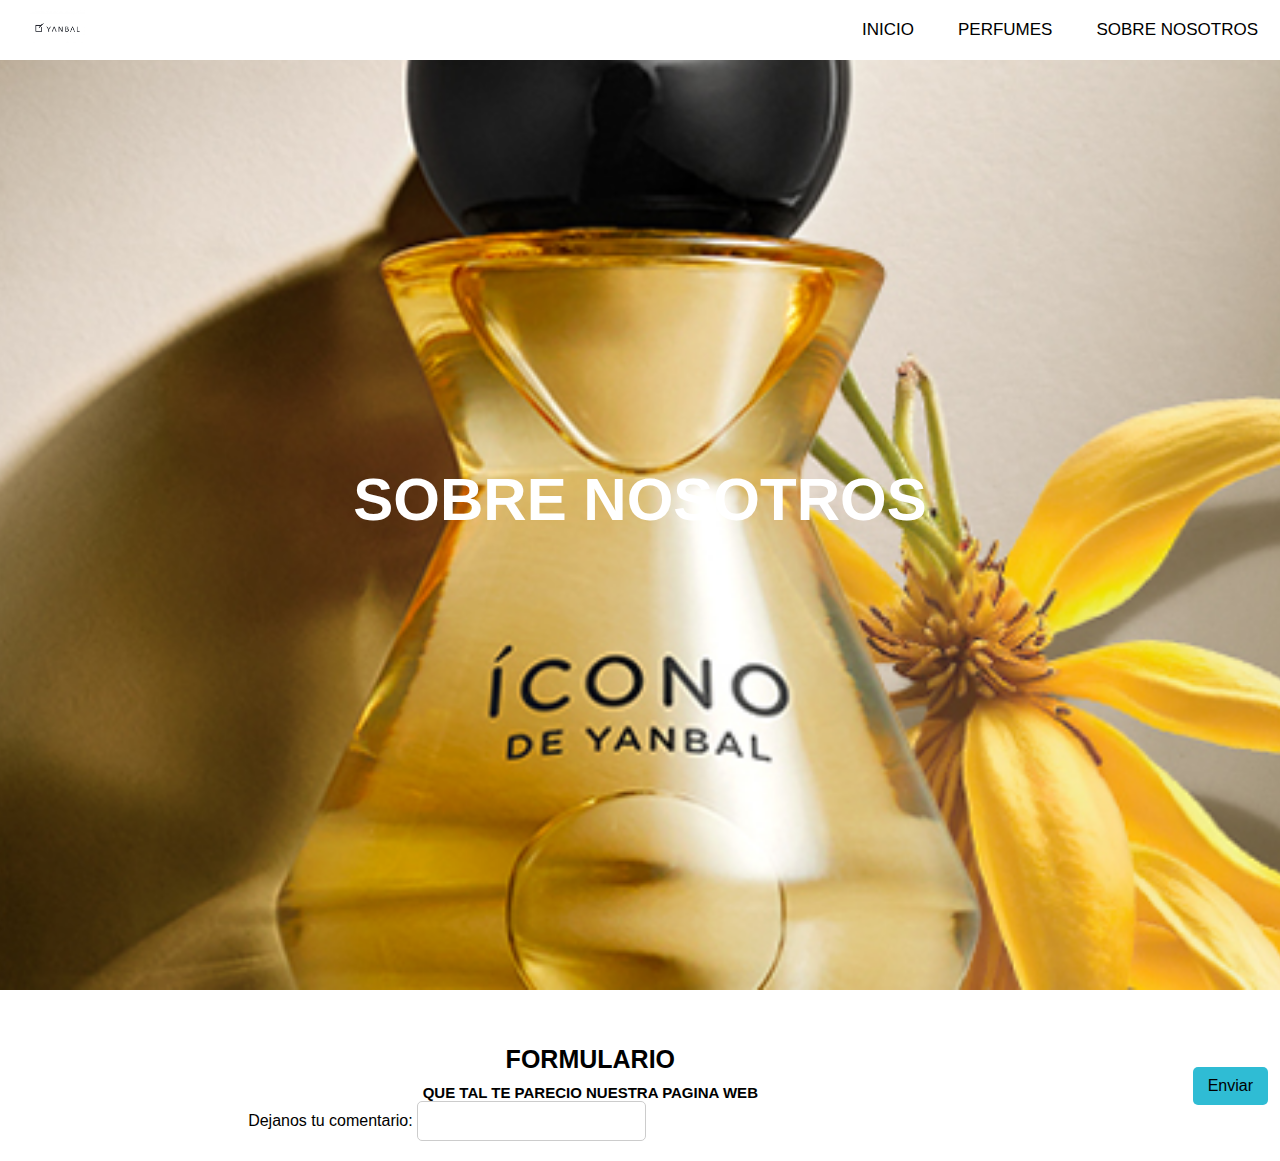
<file: Recetas/Recetas/Recetas/formulario.html>
<!DOCTYPE html>
<html lang="en">
<head>
    <meta charset="UTF-8">
    <meta name="viewport" content="width=device-width, initial-scale=1.0">
    <link href="https://cdnjs.cloudflare.com/ajax/libs/font-awesome/5.15.3/css/all.min.css" rel="stylesheet" type="text/css">
    <link rel="stylesheet" href="https://cdnjs.cloudflare.com/ajax/libs/font-awesome/5.15.1/css/all.min.css">
    <link rel="stylesheet" href="css/estilos.css">
    <script src="js/index.js"></script>
    <title>Esencia Encantada</title>
</head>
<body>
    <div class="head">
        <div class="logo">
            <a href="index.html"><img src="img/yanbal.jpg" alt="Yanbal"></a>
        </div>
        <nav class="barra_navegacion">
          <a href="index.html">Inicio</a>
          <a href="perfumes.html">Perfumes</a>
          <a href="formulario.html">Sobre nosotros</a>
      </nav>
    </div>

    <header class="contenido_introduccion header2">
        <h2 class="introduccion">Sobre nosotros</h2>
    </header>

    <section class="list-container">
      <div class="form-container">
    <br><h1 class="titulos">Formulario</h1>
    <h6 class="subtitulos">Que tal te parecio nuestra pagina web </h6>
    <form id="survey-form" class="centrado">
        <div class="form-group">
          <label for="comentario">Dejanos tu comentario:</label>
          <input type="text" class="form-control" id="comentario" required>
        </div>
        </div>
        <button type="submit" class="btn">Enviar</button>
      </form> 
    </section>
</body>
</html>
</file>
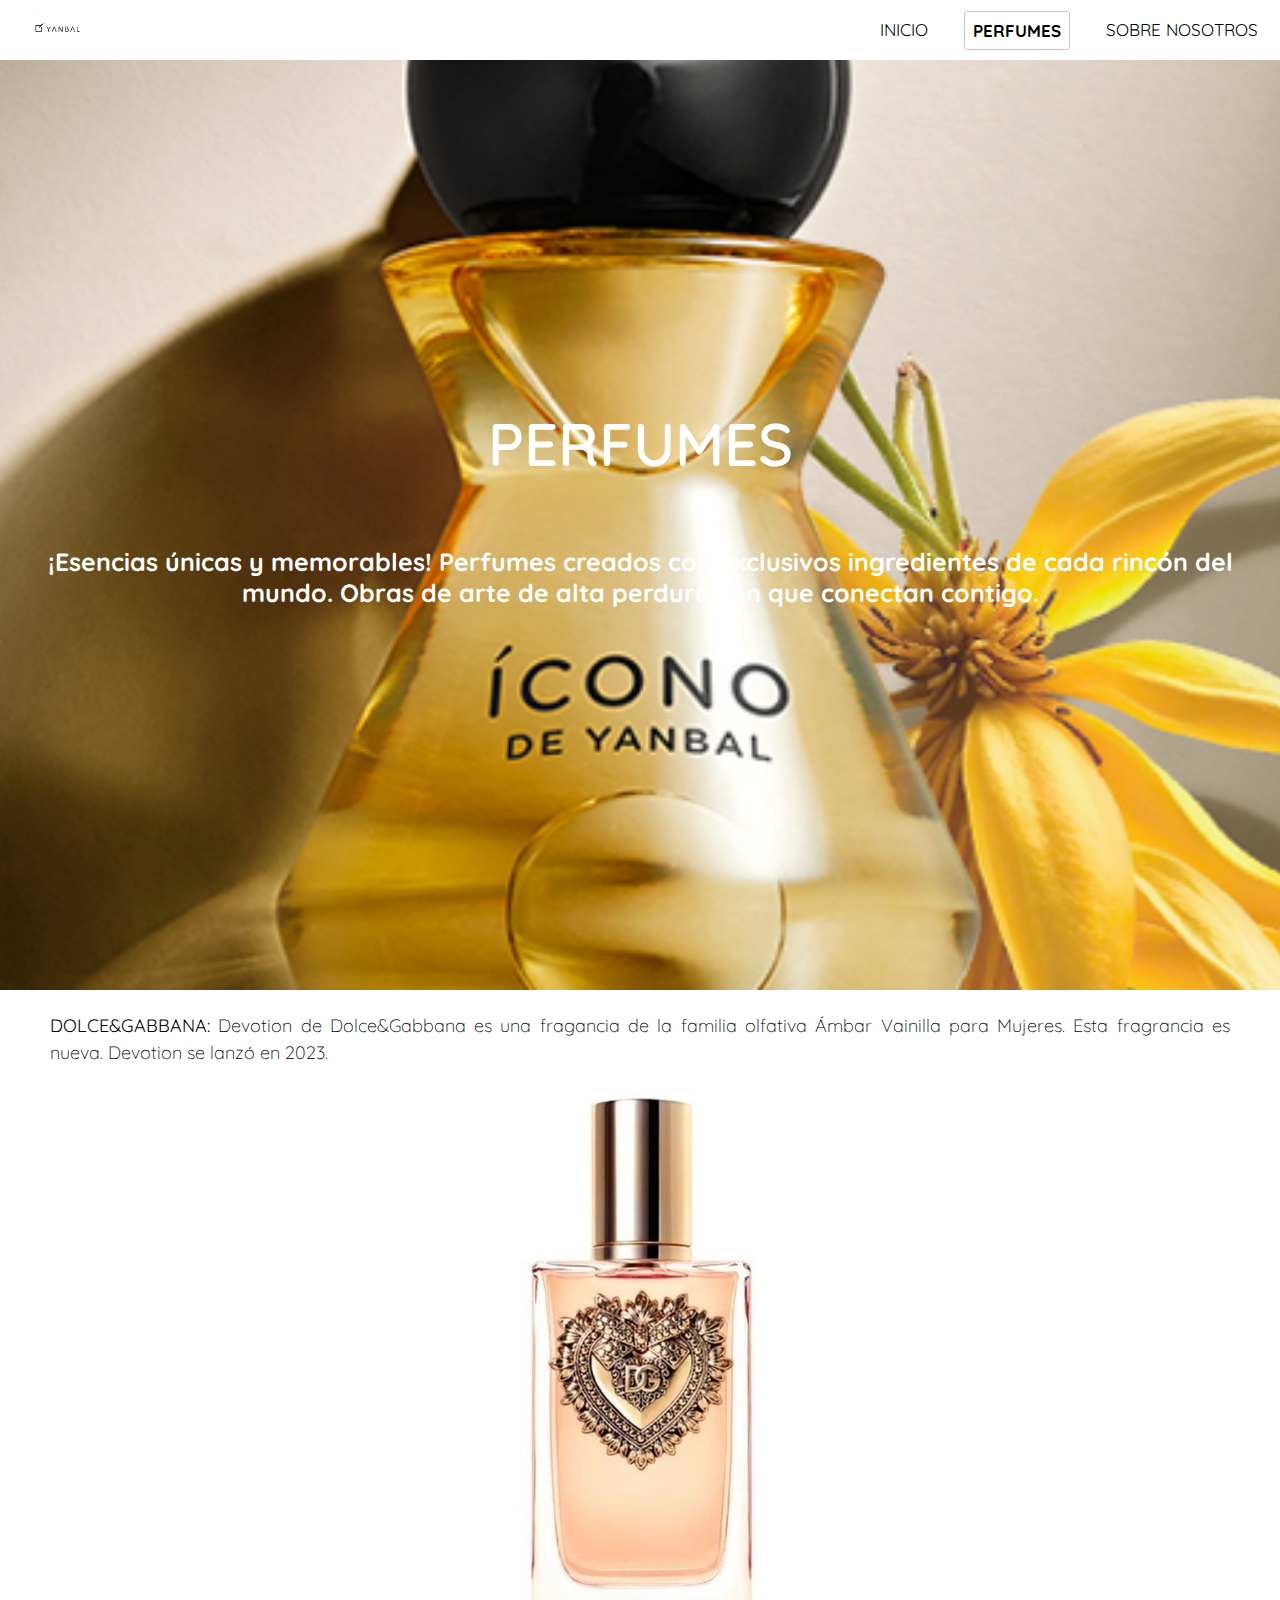
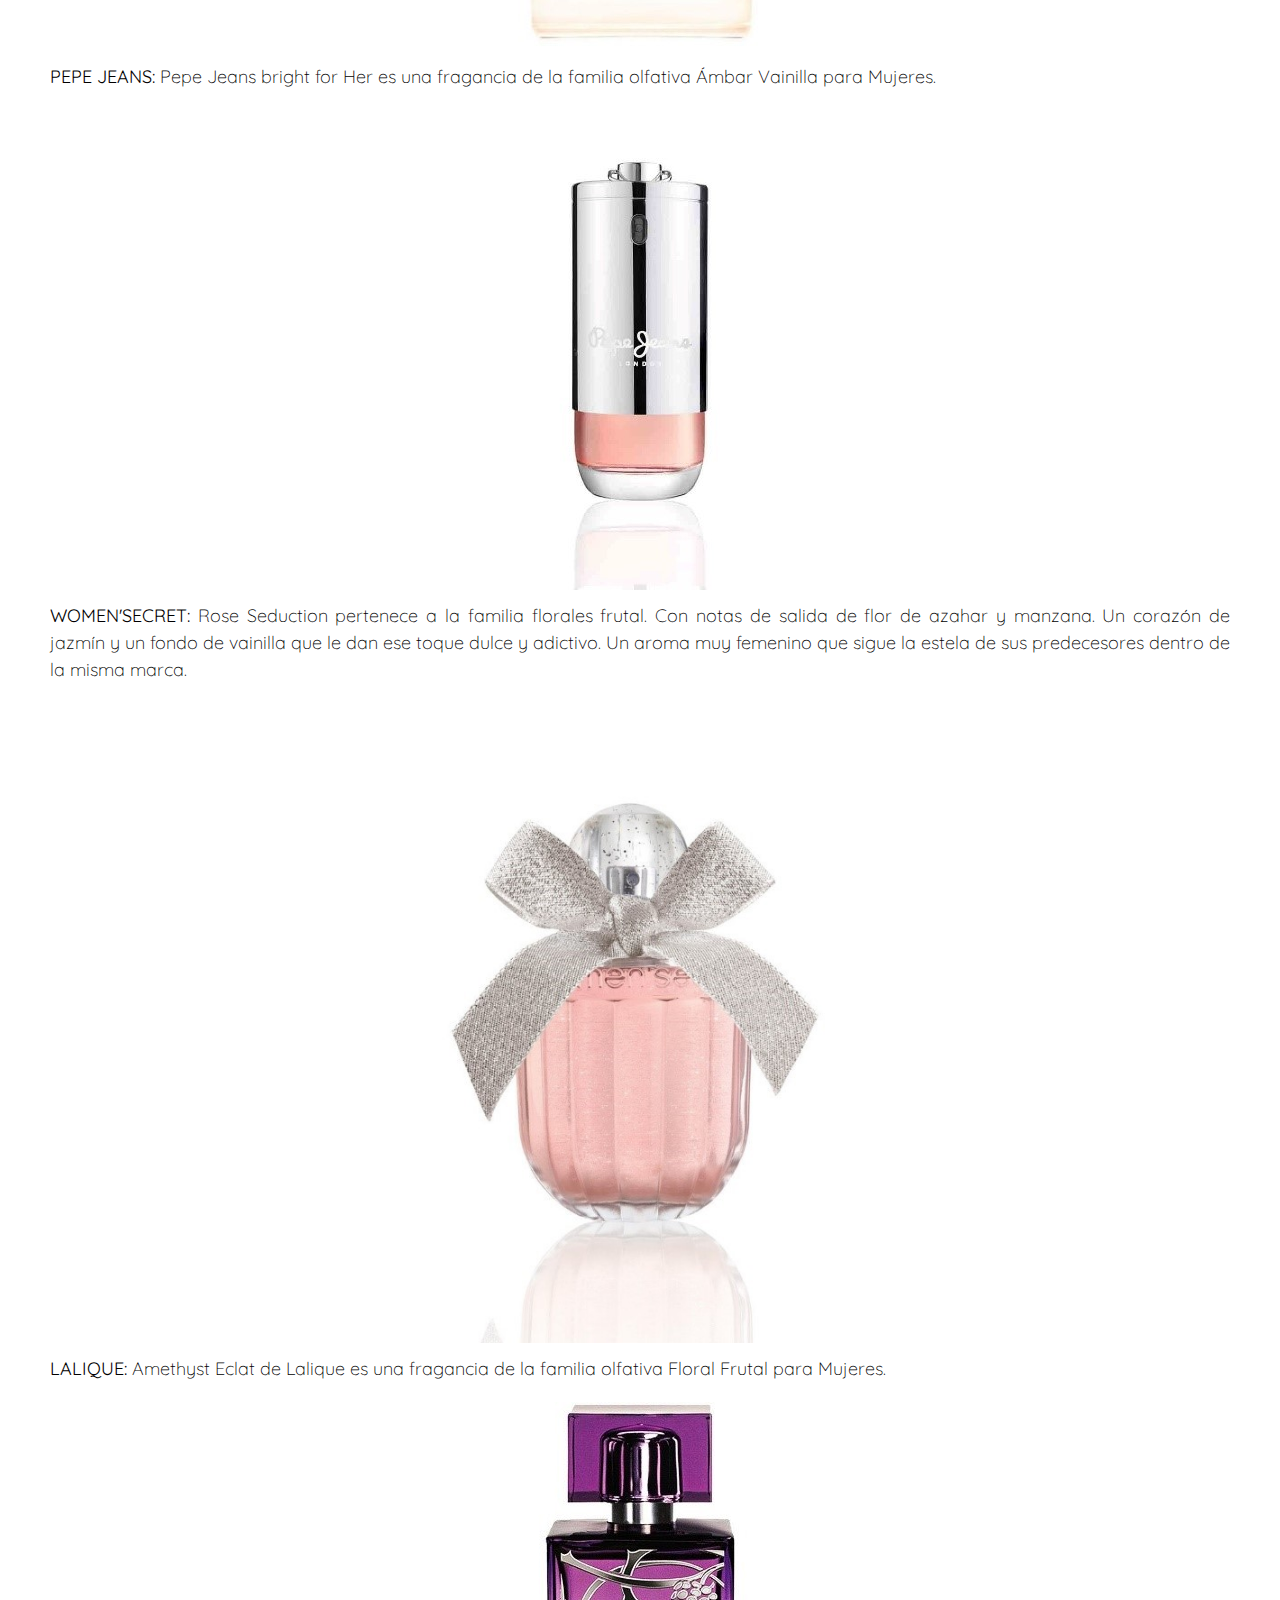
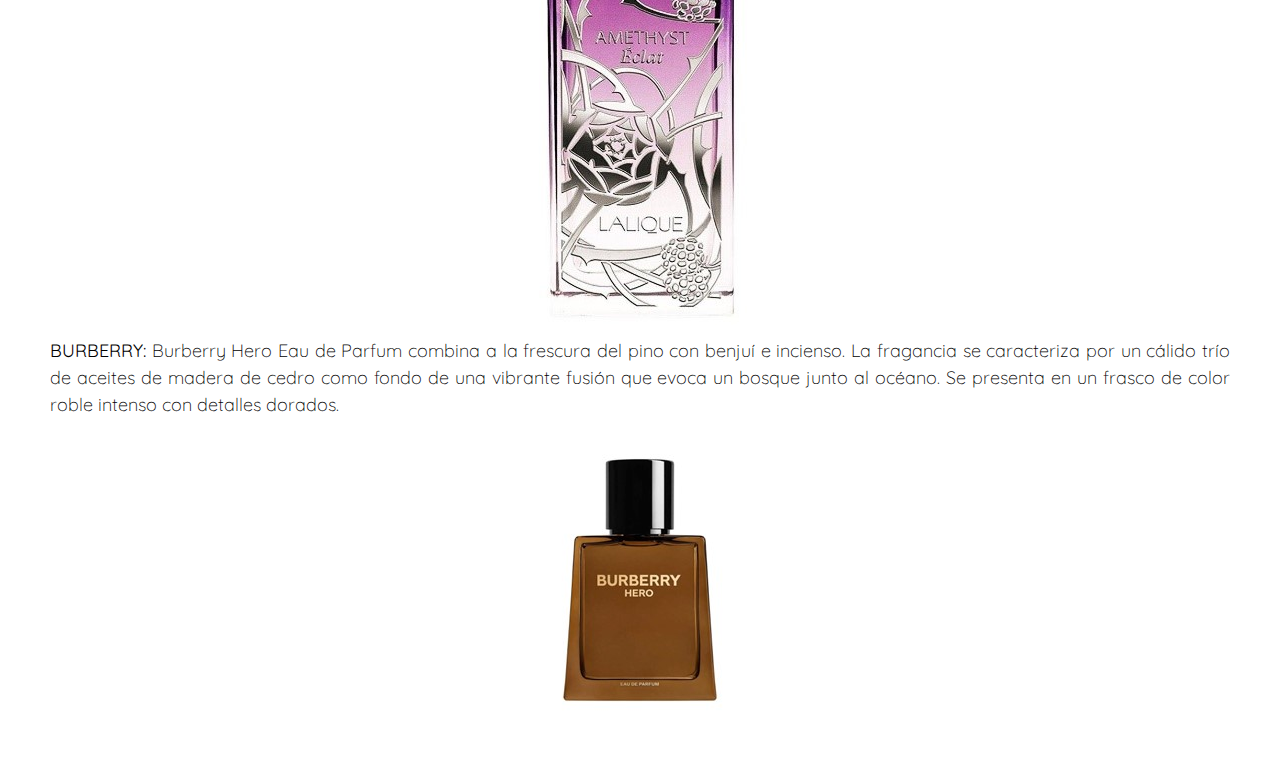
<file: Recetas/Recetas/Recetas/perfumes.html>
<!DOCTYPE html>
<html lang="en">
<head>
    <meta charset="UTF-8">
    <meta name="viewport" content="width=device-width, initial-scale=1.0">
    <link href="https://cdnjs.cloudflare.com/ajax/libs/font-awesome/5.15.3/css/all.min.css" rel="stylesheet" type="text/css">
    <link rel="stylesheet" href="https://cdnjs.cloudflare.com/ajax/libs/font-awesome/5.15.1/css/all.min.css">
    <link rel="stylesheet" href="css/estilos.css">
    <link rel="preconnect" href="https://fonts.googleapis.com">
    <link rel="preconnect" href="https://fonts.gstatic.com" crossorigin>
    <link href="https://fonts.googleapis.com/css2?family=Quicksand:wght@300;500;700&display=swap" rel="stylesheet">
    <script src="js/index.js"></script>
    <title>Esencia Encantada</title>
</head>
<body>
    <div class="head">
        <div class="logo">
            <a href="index.html"><img src="img/yanbal.jpg" alt="Yanbal"></a>
        </div>
        <nav class="barra_navegacion">
            <a href="index.html">Inicio</a>
            <a class="active" href="perfumes.html">Perfumes</a>
            <a href="formulario.html">Sobre Nosotros</a>
        </nav>
    </div>

    <header class="contenido_introduccion header2">
        <h2 class="introduccion">Perfumes</h2>
        <h3>¡Esencias únicas y memorables! Perfumes creados con exclusivos ingredientes de cada rincón del mundo. Obras de arte de alta perduración que conectan contigo.</h3>
    </header>
    <section class="content pagina_historia">
      
        <h5 class="titulo-informacion">
          <p><b>DOLCE&GABBANA:</b> Devotion de Dolce&Gabbana es una fragancia de la familia olfativa Ámbar Vainilla para Mujeres. Esta fragrancia es nueva. Devotion se lanzó en 2023. </p>
            <img class="imagen" src="img/dolce.jpg" alt="DOLCE&GABBANA">
            <br><br><p><b>PEPE JEANS:</b> Pepe Jeans bright for Her es una fragancia de la familia olfativa Ámbar Vainilla para Mujeres. </p>
              <img class="imagen" src="img/pepe.jpg" alt="PEPE JEANS">
            <br><br><p><b>WOMEN'SECRET:</b> Rose Seduction pertenece a la familia florales frutal. Con notas de salida de flor de azahar y manzana. Un corazón de jazmín y un fondo de vainilla que le dan ese toque dulce y adictivo. Un aroma muy femenino que sigue la estela de sus predecesores dentro de la misma marca.</p>
              <img class="imagen" src="img/women.jpg" alt="WOMEN'SECRET">
            <br><br><p><b>LALIQUE:</b>  Amethyst Eclat de Lalique es una fragancia de la familia olfativa Floral Frutal para Mujeres.</p>
              <img class="imagen" src="img/lalique.jpg" alt="LALIQUE">
            <br><br><p><b>BURBERRY:</b> Burberry Hero Eau de Parfum combina a la frescura del pino con benjuí e incienso. La fragancia se caracteriza por un cálido trío de aceites de madera de cedro como fondo de una vibrante fusión que evoca un bosque junto al océano. Se presenta en un frasco de color roble intenso con detalles dorados.</p>
              <img class="imagen" src="img/burberry.jpg" alt="BURBERRY">
    </section>
</body>
</html>
</file>
<file: Recetas/Recetas/Recetas/css/estilos.css>
:root {
    --Fwhite: #FFFFFF;
    --black: #000000;
    --very-light-pink: #C7C7C7;
    --text-input-field: #F7F7F7;
    --hospital-green: #ACD9B2;
    --sm: 14px;
    --md: 16px;
    --lg: 18px;
}

body {
    margin: 0;
    font-family: 'Quicksand', sans-serif;
}
/* *{
    margin: 0;
    padding: 0;
    border: 0;
    font-size: 100%;
    vertical-align: baseline;
} */

.head {
    display: flex;
    align-items: center;
    justify-content: space-between;
    height: 60px;
    background: #ffffff;
    position: fixed;
    width: 100%;
    z-index: 100;
}

.barra_navegacion {
    display: flex;
    margin-right: -0px;
}

.logo {
    margin-left: 30px;
}

.logo a {
    text-decoration: none;
    color: #fff;
    text-transform: uppercase;
    font-size: 20px;
}

.logo img {
    width: 55px;
    height: auto;
}

.barra_navegacion a {
    display: block;
    padding: 8px 8px; 
    margin: 0 14px 0 14px;
    border-radius: 3px;
    color: #000000;
    text-decoration: none;
    text-transform: uppercase;
    font-size: 17px;
}

.barra_navegacion a:hover {
    background: linear-gradient(90deg, #f4f477, #99CCFF, #FFCCCC);
}
.active {
    color: #fff;
    font-weight: bold;
    border: 1px solid var(--very-light-pink);
    text-decoration: none;
  }
.contenido_introduccion {
    height: 85vh;
    display: flex;
    flex-direction: column;
    justify-content: center;
    align-items: center;
}

.introduccion {
    margin-bottom: 40px;
    font-size: 60px;
    font-weight: 600;
    text-transform: uppercase;
    word-break: break-word;
}

h2 {
    color: #fff;
}

h3 {
    color: #fff;
    text-align: center;
    font-size: 25px;
    padding-left: 10px;
    padding-right: 10px;
}

.header {
    display: flex;
    justify-content: center;
    align-items: center;
    height: 110vh;
    background: url(imagenes/portada.jpg) no-repeat center;
    background-size: cover;
}

.header2 {
    display: flex;
    justify-content: center;
    align-items: center;
    height: 110vh;
    background: url(imagenes/fragancias.jpg) no-repeat center;
    background-size: cover;
}


.pagina_inicio {
    background: #ffffff;
    padding: 20px 0;
    /*min-height: 75vh; */
}

.contactos {
    background: #000000;
    padding: 20px 0;
    display: flex;
    align-items: center; 
}

.pagina_historia {
    background: #ffffff;
    padding: 20px 0;
    /*height: 485vh;*/
}

.imagen {
    max-width: 50%; 
    display: block; 
    margin: 0 auto; 
}

.pagina_reglas {
    background: #0a93ef;
    padding: 20px 0;
    height: 365vh;
}

.pagina_equipos {
    background: #0a93ef;
    padding: 20px 0;
    height: 300vh;
}

.titulos {
    margin-bottom: 40px;
    text-align: center;
    font-size: 25px;
    font-weight: 800;
    text-transform: uppercase;
    color: #000000;
}

.titulo-informacion p {
    text-align: justify;
    color: black;
    font-size: 18px;
    margin-top: -20px;
    padding-left: 50px; 
    padding-right: 50px; 
    font-weight: 100;
    line-height: 1.5;
    margin-bottom: 20px;
    text-align: justify;
}

.titulo2 {
    text-align: left;
    color: black;
    font-size: 18px;
    margin-top: 10px;
    padding-left: 50px; 
    padding-right: 50px; 
}

.subtitulos {
    margin-bottom: 40px;
    text-align: center;
    font-size: 15px;
    font-weight: 600;
    text-transform: uppercase;
    color: #000000;
}



.derechos-reservados {
    text-align: center;
    width: 100%;
}

.derechos-reservados p {
    margin-bottom: 10px;
    font-size: 18px;
    color: #fff;
    padding: 0 150px;
}



.social {
    display: flex;
    justify-content: center;
}

.social ul {
    list-style: none;
    display: flex;
    justify-content: flex-start;
    padding: 0;
}

.social li {
    margin-right: 7px;
}

.social li a {
    color: #fff;
    font-size: 24px;
}

.social li a i {
    transition: color 0.3s ease;
}

.social li a:hover i {
    color: #00eaff;
}

.image-container {
    display: flex;
    justify-content: center;
}

.contenido_login {
    height: 100vh;
    display: flex;
    flex-direction: column;
    justify-content: center;
    align-items: center;
}

.input-grande {
    border-radius: 10px;
    height: 25px;
    width: 250px;
    padding: 5px;
    font-size: 16px;
}


textarea.form-control {
    resize: vertical;
}


.btn:hover {
    background-color: #00ccff;
}

.list-container {
    display: flex;
    align-items: center;
}
.list-container .form-container {
    width: 100%;
    margin: 20px;
    display: flex;
    flex-direction: column;
    align-items: center;
}
.list-container .titulos {
    margin-bottom: 0px;
    font-weight: bold;
}
.list-container .subtitulos {
    margin-top: 10px;
    margin-bottom: 0;
}

.list-container .centrado {
    width: 60%;
    display: flex;
    flex-direction: column;
}

.list-container .label {
    font-weight: bold;
    margin-bottom: 4px;
    margin-top: 12px;
}
.form-control {

    padding: 10px;
    font-size: 16px;
    border-radius: 5px;
    border: 1px solid #ccc;
}
.btn {
    display: block;
    width: auto;
    margin: 22px 12px 0 12px;
    padding: 10px 15px;
    font-size: 16px;
    border-radius: 5px;
    background-color: #2fbcd4;
    border: none;
    color: #000;
    cursor: pointer;
    transition: background-color 0.3s ease;
}
.list-container .contact-div {
    width: 100%;
    margin: 20px;
    display: flex;
    flex-direction: column;
}
.txt-contact {
    font-weight: bold;
    font-size: 25px;
    color: black;
    margin-bottom: 0px;
    text-shadow: none;
}
.content-contact {
    display: flex;
    justify-content: center;
}
.contact-form {
    display: flex;
    flex-direction: column;
    width: 75%;
}
.footer-names {
    text-align: center;
    background-color: #333;
    color: #fff;
    padding: 20px 0 2px;
}
.footer-names .info-personal h1 {
    font-size: var(--sm);
    margin-bottom: 0;
}
.footer-names .integrantes-name {
    display: flex;
    flex-direction: row;
    justify-content: center;
}
.footer-names .integrantes-name .name-div {
    display: flex;
    flex-direction: column;
    justify-content: center;
    margin: 0 50px 0 50px;
}
.footer-names .integrantes-name .name-div p{
    margin: 8px 0 0 0;
}

.footer-names .links {
    margin-top: 10px;
    font-size: 22px;
    margin-bottom: 5px;
}
.footer-names .links a{
    text-decoration: none;
    margin: 0 10px 0 10px;
}
/* .centrar {
    display: flex;
    justify-content: center;
    align-items: center;
    height: 65vh;
} */

/* .grid-container {
    display: grid;
    grid-template-columns: repeat(5, 1fr);
    grid-gap: 10px;
} */
  
/* .image-container {
    width: 100%;
    height: 0;
    padding-bottom: 100%;
    background-size: contain;
    background-repeat: no-repeat;
    background-position: center;
} */
</file>
